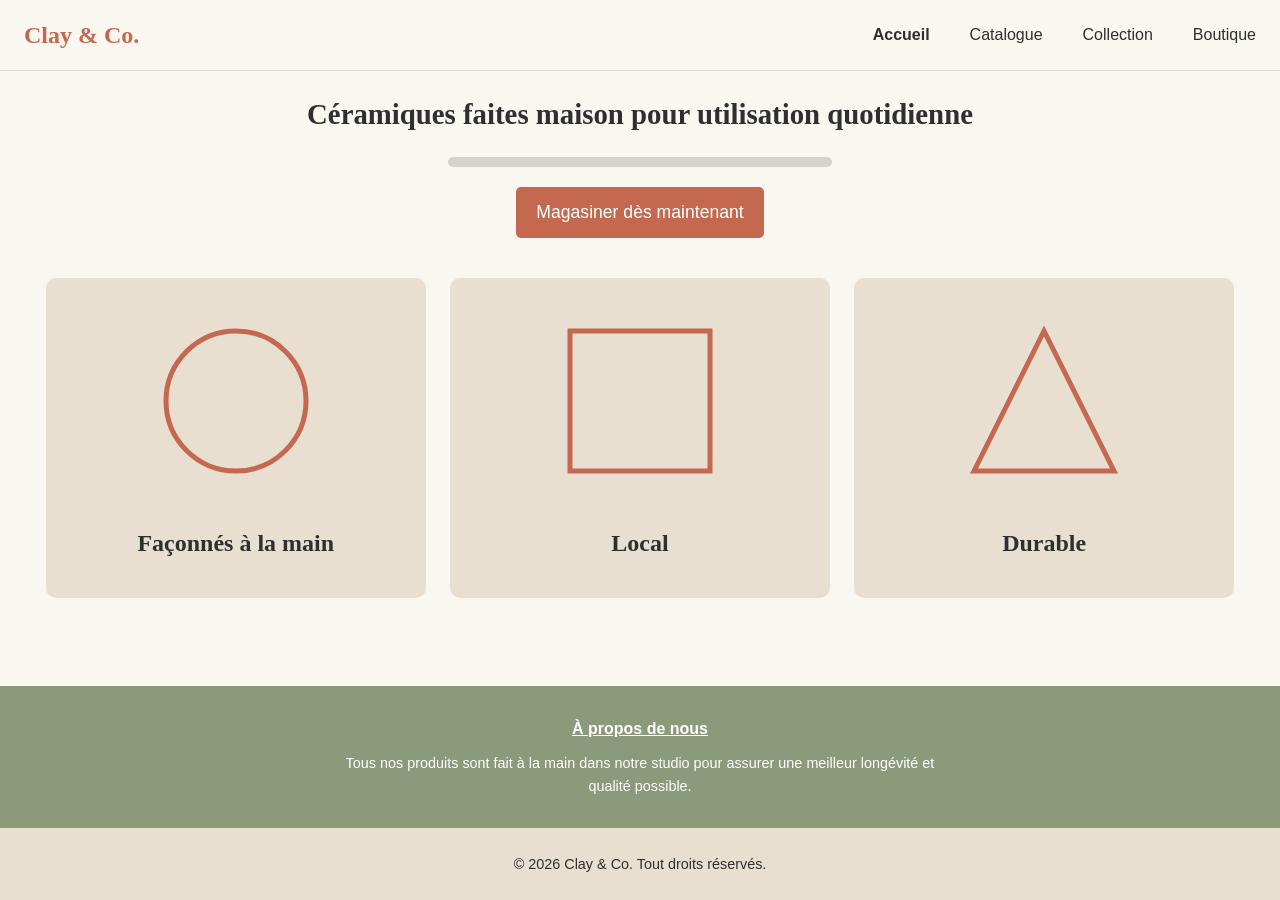
<file: pages/index.html>
<!-- Équipe 10: Félix Désilets (20377097),  Jonathan Audet (20373865) ... -->
<!DOCTYPE html>
<html lang="fr">
	<head>
		<meta charset="UTF-8"/>
		<link rel="stylesheet" href="../styles/style.css">
		<title>Accueil</title>
		<meta name="viewport" content="width=device-width, initial-scale=1">
	</head>

	<body>
		<header>
			<div class="logo">Clay &amp; Co. </div>
			<nav> 
				<a href="./index.html"><strong>Accueil</strong></a>		
				<a href="./catalogue.html">Catalogue</a>
				<a href="./collection.html">Collection</a>
				<a href="./boutique.html">Boutique</a>
			</nav>
			
		</header>
	

		<main>
			<h2>Céramiques faites maison pour utilisation quotidienne</h2>
			
			<hr id="spacer">

				<div id="boite-bouton">
					<button type="button" onclick="window.location.href='./catalogue.html'">Magasiner dès maintenant</button>
				</div>
			
			<section id="boites">
				<div class="boite">
					<svg xmlns="http://www.w3.org/2000/svg" width="150" height="150">
						<circle cx="75" cy="75" r="70" stroke="#C4694F" fill="#E8DFD0" stroke-width="5" />
					</svg>	
					<p>Façonnés à la main</p>
				</div>

				<div class="boite">
					<svg xmlns="http://www.w3.org/2000/svg" width="150" height="150">
						<rect x="5" y="5" width="140" height="140" stroke="#C4694F" fill="#E8DFD0" stroke-width="5"/>
					</svg>
					<p>Local</p>
				</div>

				<div class="boite">
					<svg xmlns="http://www.w3.org/2000/svg" width="150" height="150">
						<polygon points= "5,145 75,5 145,145" stroke="#C4694F" fill="#E8DFD0" stroke-width="5" />
					</svg>
					<p>Durable</p>
				</div>
			</section>
			
		</main>
		
		<section id="a-propos">
  			<h4>À propos de nous</h4>
  			<p>Tous nos produits sont fait à la main dans notre studio pour assurer une meilleur longévité et qualité possible.</p>
		</section>

		<footer class="droits">
				<p> &copy; 2026 Clay &amp; Co. Tout droits réservés.</p>
		</footer>
	</body>
</html>
</file>
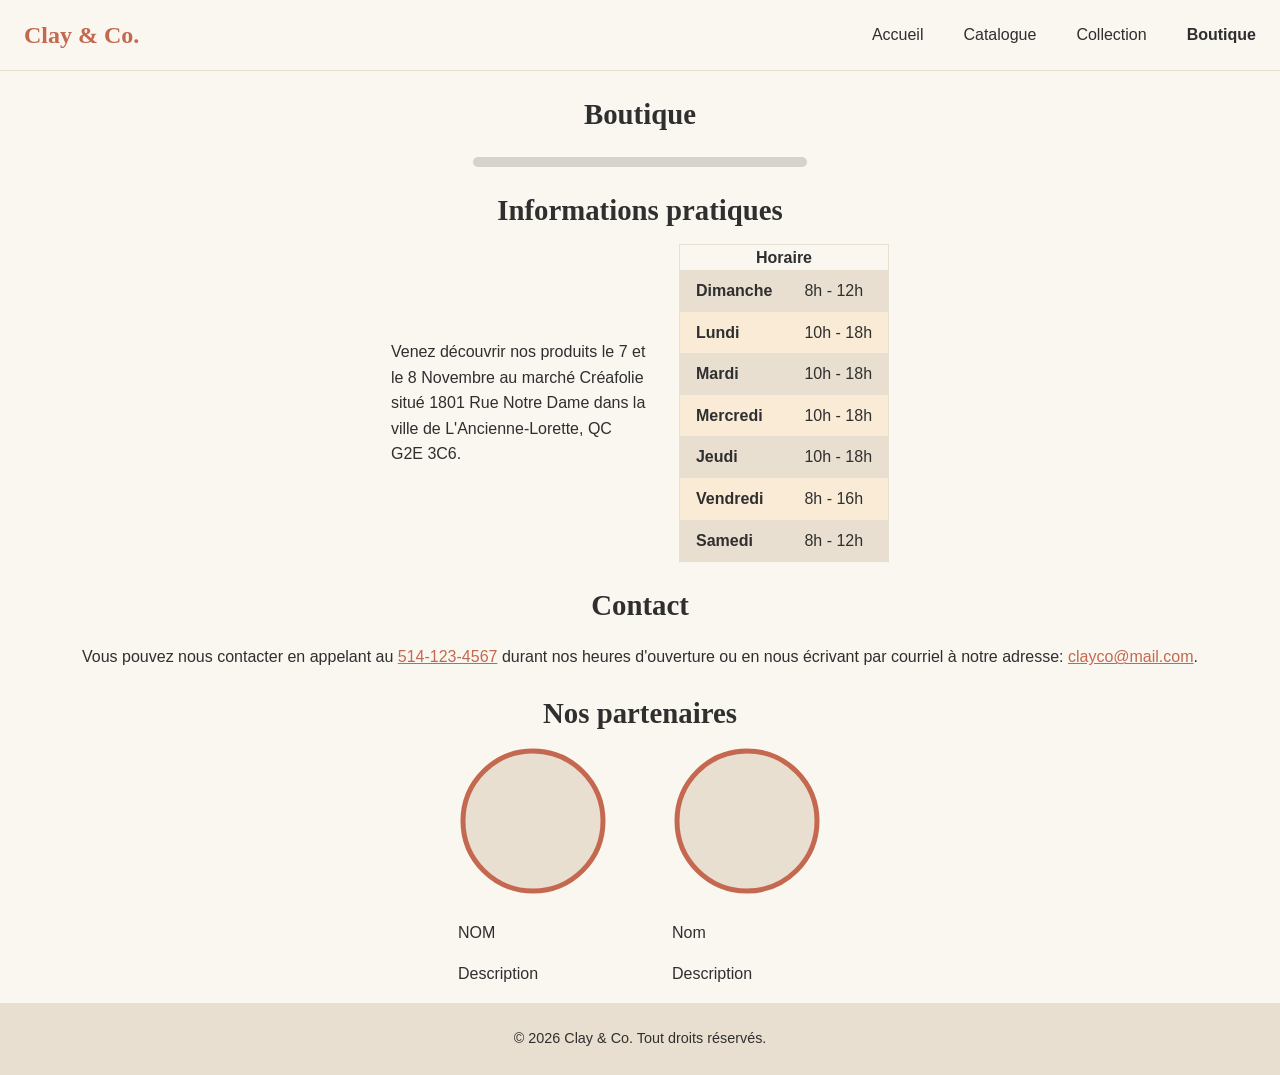
<file: pages/boutique.html>
<!-- Équipe 10: Félix Désilets (20377097), Jonathan Audet (20373865) -->
 <!--TODO Ajouter un SVG avec une animation.-->
<!DOCTYPE html>
<html lang="fr">
	<head>
		<meta charset="UTF-8"/>
		<link rel="stylesheet" href="../styles/style.css">
		<title>Boutique</title>
		<meta name="viewport" content="width=device-width, initial-scale=1">
	</head>

	<body class="page-boutique">
		<header>
			<div class="logo">Clay &amp; Co. </div>
			<nav>
				<a href="./index.html">Accueil</a>		
				<a href="./catalogue.html">Catalogue</a>
				<a href="./collection.html">Collection</a>
				<a href="./boutique.html"><strong>Boutique</strong></a>
			</nav>
		</header>

		<main>
			<h2>Boutique</h2>
			
			<hr id="spacer">

			<section>
				<h2>Informations pratiques</h2>
				<div class="rangée">
					<p class="boutique-paragraphe">
						Venez découvrir nos produits le <time datetime="11-07">7</time> et le <time datetime="11-08">8</time> Novembre
						au marché Créafolie situé 1801 Rue Notre Dame dans la ville de L'Ancienne-Lorette, QC G2E 3C6.
					</p>

					<div id="div-horaire">
						<table>
						<caption id="caption-horaide">Horaire</caption>
							<tr>
								<th>Dimanche</th>
								<td><time datetime="8:00">8h</time> - <time datetime="12:00">12h</time></td>
							</tr>
							<tr>
								<th>Lundi</th>
								<td><time datetime="10:00">10h</time> - <time datetime="18:00">18h</time></td>
							</tr>	
							<tr>
								<th>Mardi</th>
								<td><time datetime="10:00">10h</time> - <time datetime="18:00">18h</time></td>
							</tr>	
							<tr>
								<th>Mercredi</th>
								<td><time datetime="10:00">10h</time> - <time datetime="18:00">18h</time></td>
							</tr>	
							<tr>
								<th>Jeudi</th>
								<td><time datetime="10:00">10h</time> - <time datetime="18:00">18h</time></td>
							</tr>
							<tr>
								<th>Vendredi</th>
								<td><time datetime="8:00">8h</time> - <time datetime="16:00">16h</time></td>
							</tr>
							<tr>
								<th>Samedi</th>
								<td><time datetime="8:00">8h</time> - <time datetime="12:00">12h</time></td>
							</tr>
						</table>
					</div>
				</div>
			</section>

			<section>
				<h2>Contact</h2>
				<p>Vous pouvez nous contacter en appelant au <a href="tel:5141234567">514-123-4567</a> durant nos heures d'ouverture ou
					en nous écrivant par courriel à notre adresse: <a href="mailto:clayco@mail.com">clayco@mail.com</a>.
				</p>
			</section>

			<section>
				<h2>Nos partenaires</h2>
				<!-- TODO: Trouver des sites pertinent avec des logos SVG.-->
					<div class="grille">
						<div class="partenaire">
							<a href="">
								<svg xmlns="http://www.w3.org/2000/svg" width="150" height="150">
									<circle cx="75" cy="75" r="70" stroke="var(--orange-terracota)" fill="var(--beige-sable)" stroke-width="5" />
								</svg>
							</a>
							<p>NOM</p>
							<p>Description</p>
						</div>

						<div class="partenaire">
							<a href="">
								<svg xmlns="http://www.w3.org/2000/svg" width="150" height="150">
									<circle cx="75" cy="75" r="70" stroke="var(--orange-terracota)" fill="var(--beige-sable)" stroke-width="5" />
								</svg>
							</a>
							<p>Nom</p>
							<p>Description</p>
						</div>

					</div>
			</section>
		</main>

		<footer class="droits">
			<p> &copy; 2026 Clay &amp; Co. Tout droits réservés.</p>
		</footer>
	</body>
</html>
</file>
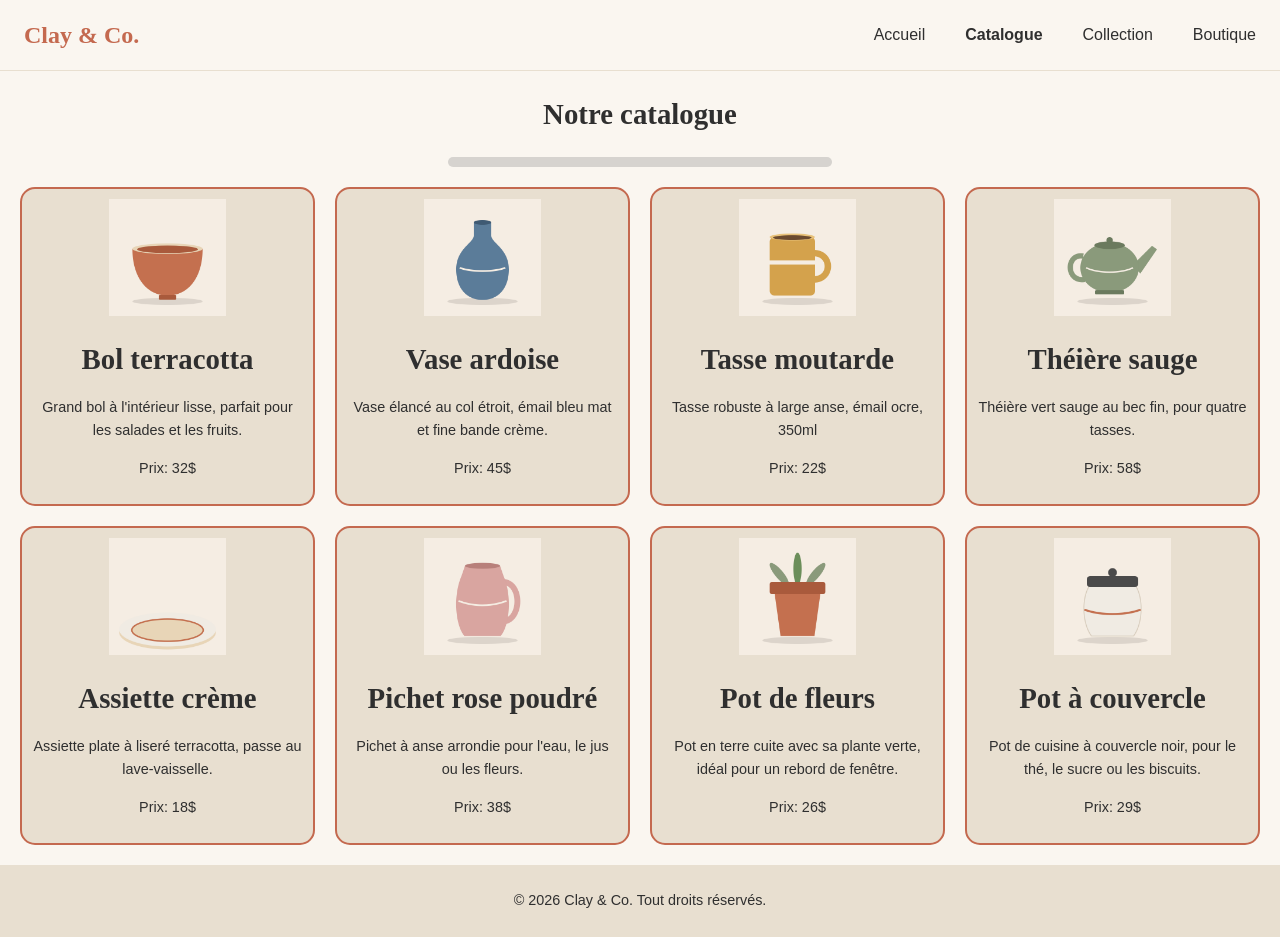
<file: pages/catalogue.html>
<!-- Équipe 10: Félix Désilets (20377097), ... -->
<!DOCTYPE html>
<html lang="fr">
	<head>
		<meta charset="UTF-8"/>
		<link rel="stylesheet" href="../styles/style.css">
		<title>Catalogue</title>
		<meta name="viewport" content="width=device-width, initial-scale=1">
	</head>

	<body>
		<header>
			<div class="logo">Clay &amp; Co. </div>
			<nav>
				<a href="./index.html">Accueil</a>		
				<a href="./catalogue.html"><strong>Catalogue</strong></a>
				<a href="./collection.html">Collection</a>
				<a href="./boutique.html">Boutique</a>
			</nav>
		</header>

		<main>
			<h2>Notre catalogue</h2>

			<hr id="spacer">
			
			<div id="grille">
				<div class="produit">
					<img src="../Assets/bowl.png" alt="Bol en terre cuite orangé" class="produit-image" width="800" height="800">
					<div class="produit-info">
						<h2>Bol terracotta</h2>
						<p>Grand bol à l'intérieur lisse, parfait pour les salades et les fruits.</p>
						<p class="produit-prix">Prix: 32$</p>
					</div>
				</div>
				<div class="produit">
					<img src="../Assets/vase.png" alt="Vase bleu ardoies au col étroit" class="produit-image" width="800" height="800">
					<div class="produit-info">
						<h2>Vase ardoise</h2>
						<p>Vase élancé au col étroit, émail bleu mat et fine bande crème.</p>
						<p class="produit-prix">Prix: 45$</p>
					</div>
				</div>
				<div class="produit">
					<img src="../Assets/mug.png" alt="Tasse jaune moutarde avec une bande crème" class="produit-image" width="800" height="800">
					<div class="produit-info">
						<h2>Tasse moutarde</h2>
						<p>Tasse robuste à large anse, émail ocre, 350ml</p>
						<p class="produit-prix">Prix: 22$</p>
					</div>
				</div>
				<div class="produit">
					<img src="../Assets/teapot.png" alt="Théière vert sauge avec bec verseur." class="produit-image" width="800" height="800">
					<div class="produit-info">
						<h2>Théière sauge</h2>
						<p>Théière vert sauge au bec fin, pour quatre tasses.</p>
						<p class="produit-prix">Prix: 58$</p>
					</div>
				</div>
				<div class="produit">
					<img src="../Assets/plate.png" alt="Assiette crème bordée d'un fin trait orangé" class="produit-image" width="800" height="800">
					<div class="produit-info">
						<h2>Assiette crème</h2>
						<p>Assiette plate à liseré terracotta, passe au lave-vaisselle.</p>
						<p class="produit-prix">Prix: 18$</p>
					</div>
				</div>
				<div class="produit">
					<img src="../Assets/pitcher.png" alt="Pichet rose poudré avec une anse" class="produit-image" width="800" height="800">
					<div class="produit-info">
						<h2>Pichet rose poudré</h2>
						<p>Pichet à anse arrondie pour l'eau, le jus ou les fleurs.</p>
						<p class="produit-prix">Prix: 38$</p>
					</div>
				</div>
				<div class="produit">
					<img src="../Assets/planter.png" alt="Pot de fleurs terracotta avec une plante verte" class="produit-image" width="800" height="800">
					<div class="produit-info">
						<h2>Pot de fleurs</h2>
						<p>Pot en terre cuite avec sa plante verte, idéal pour un rebord de fenêtre.</p>
						<p class="produit-prix">Prix: 26$</p>
					</div>
				</div>
				<div class="produit">
					<img src="../Assets/jar.png" alt="Pot blanc à couvercle noir et bande orange" class="produit-image" width="800" height="800">
					<div class="produit-info">
						<h2>Pot à couvercle</h2>
						<p>Pot de cuisine à couvercle noir, pour le thé, le sucre ou les biscuits.</p>
						<p class="produit-prix">Prix: 29$</p>
					</div>
				</div>
			</div>
		</main>

		<footer class="droits">
			<p> &copy; 2026 Clay &amp; Co. Tout droits réservés.</p>
		</footer>
	</body>
</html>
</file>
<file: styles/style.css>
/* Équipe 10: Félix Désilets (20377097), Jonathan Audet (20373865) */
:root {
  --beige-creme: #FAF6F0;
  --beige-sable: #E8DFD0;
  --orange-terracota: #C4694F;
  --vert-sage: #8A9A7B;
}

body {
  margin: 0;
  min-height: 100vh;
  display: flex;
  flex-direction: column;
  background-color: var(--beige-creme);
  color: #2F2F2F;
  font-family: 'Lato', sans-serif;
  line-height: 1.6;
}

header {
  display: flex;
  justify-content: space-between;
  align-items: center;
  padding: 16px 24px;
  border-bottom: 1px solid var(--beige-sable);
}

main {
  flex: 1;
  margin: 0;
  font-family: 'Lato', sans-serif;
}

main h2 {
  text-align: center;
  margin-top: 20px;
  font-size: 1.8rem;
  font-family: 'Playfair Display', serif;
  margin-bottom: 10px;
}

nav { 
  display: flex;
  gap: 40px;
}

nav a {
  text-decoration: none;
  color: #2F2F2F;
}

nav a:hover {
  color: var(--orange-terracota);
}

nav a.active {
  color: var(--orange-terracota);
  font-weight: bold;
}

table caption {
  font-weight: bold;
}

/* TODO: Passer en flow rangée sur mobile.*/
@media (max-width: 480px) {
  .grille {
    display: grid;
    column-gap: 64px;
    grid-auto-flow: row;
    justify-content: center;
  }
}

.grille {
  display: grid;
  column-gap: 64px;
  grid-auto-flow: column;
  justify-content: center;
}

.logo {
  margin: 0;
  font-family: 'Playfair Display', serif;
  font-size: 24px;
  color: var(--orange-terracota);
  font-weight: bold;
}

/*.logo::before {
  content: "Clay & Co. ";
}*/

.droits {
  background-color: var(--beige-sable);
  color: #2F2F2F;
  text-align: center;
  padding: 10px;
  font-size: 0.9rem;
  margin-top: 0;
}

/*.droits::before {
  content: "© 2026 Clay & Co. Tout droits réservés.";
}*/

.rangée {
  display: flex;
  flex-direction: row;
  justify-content: center;
}

#spacer {
  background-color:gray;
  height: 10px;
  margin: 20px 35%;
  border-radius: 10px;
  opacity: 0.3;
  border: none;
}				

/* Accueil */
.boite {
  background-color: var(--beige-sable);
  flex:1;
  padding: 4% 4% 3% 4%;
  text-align: center;
  border-radius: 10px;
}

.boite p {
  text-align: center;
  margin: 40px 0 0 0;
  color: #2F2F2F;
  opacity: 1;
  font-size: 1.5rem;
  font-family: 'Playfair Display', serif;
  font-weight: bold;
}

#a-propos {
  background-color: var(--vert-sage);
  color: #2F2F2F;
  text-align: center;
  padding: 20px 0;
  margin:0;
  margin-bottom: 0;
}

#a-propos h4 {
  margin: 10px auto;
  color: White;
  text-decoration: underline;
}

#a-propos p {
  max-width: 600px;
  margin: 10px auto;
  color: White;
  font-size: 0.9rem;
}

#boites {
  display: flex;
  gap: 2%;
  max-width: 98%;
  margin: 20px 2%;
  padding: 20px;
}

#boites svg {
  text-align: center;
}

#boite-bouton {
  text-align: center;
  margin: 15px 0;
}

#boite-bouton button {
  background-color: var(--orange-terracota);
  color: white;
  padding: 15px 20px;
  border-radius: 5px;
  display: inline-block;
  border: none;
  font-family: inherit;
  font-size: 1.1rem;
  transition: background-color 0.2s;
}

#boite-bouton button:hover {
  background-color: #A0523D;
  cursor: pointer;
}

#boite-bouton button:active {
  background-color: #8B3E2F;
  transform: translateY(2px);
}

/* Boutique */
.boutique-paragraphe {
  height: max-content;
  width: min-content;
  min-width: 20vw;
}

.page-boutique h2 {
  text-align: center;
  font-family: 'Playfair Display', serif;
  margin-bottom: 10px;
}

.page-boutique main {
  justify-content: center;
  margin: 0 auto;
}

.page-boutique main a {
  color: var(--orange-terracota);
}

.page-boutique main a:hover {
  color: #8B3E2F;
}

.rangée {
  display: flex;
  flex-wrap: wrap;
  gap: 32px;
  align-items: center;
}

#div-horaire {
  display: flex;
  justify-content: center;
  border: 1px solid var(--beige-sable);
}

table {
  border-collapse:collapse;
  background-color: var(--beige-sable);
  overflow: hidden;
  
}

th, td {
  padding: 8px 16px;
}

th {
  text-align: left;
}

tr:nth-child(even) {
  background-color:antiquewhite;
}




/* Catalogue */

#grille{
  display: grid;
  grid-template-columns: repeat(4, 1fr);
  gap: 20px;
  margin: 20px;
}

.produit {
  display: flex;
  align-items: center;
  flex-direction: column;
  background-color: var(--beige-sable);
  border-radius: 15px;
  border: 2px solid var(--orange-terracota)
}

.produit-image {
  width: 40%;
  height: auto;
  margin-top: 10px;
}

.produit-info {
  padding: 0 10px 10px;
  text-align: center;
  font-size: 0.9rem;
}

.produit:hover {
  transform: scale(1.2);
}












 /*doit être à la fin*/
@media (max-width: 600px) {
  #grille {
    grid-template-columns: 1fr;
  }

  .rangée {
    flex-direction: column;
  }

  main { 
    padding: 12px;
  }

  h1 {
    font-size: 1.8em
  }
  
  h2 {
    font-size: 1.4em;
  }
  
  img {
    max-width: 100%;
    height: auto;
  }

  nav {
    display: flex;
    flex-direction: column;
    text-align: center;
  }

  nav a {
    padding: 10px;
  }

}
</file>
